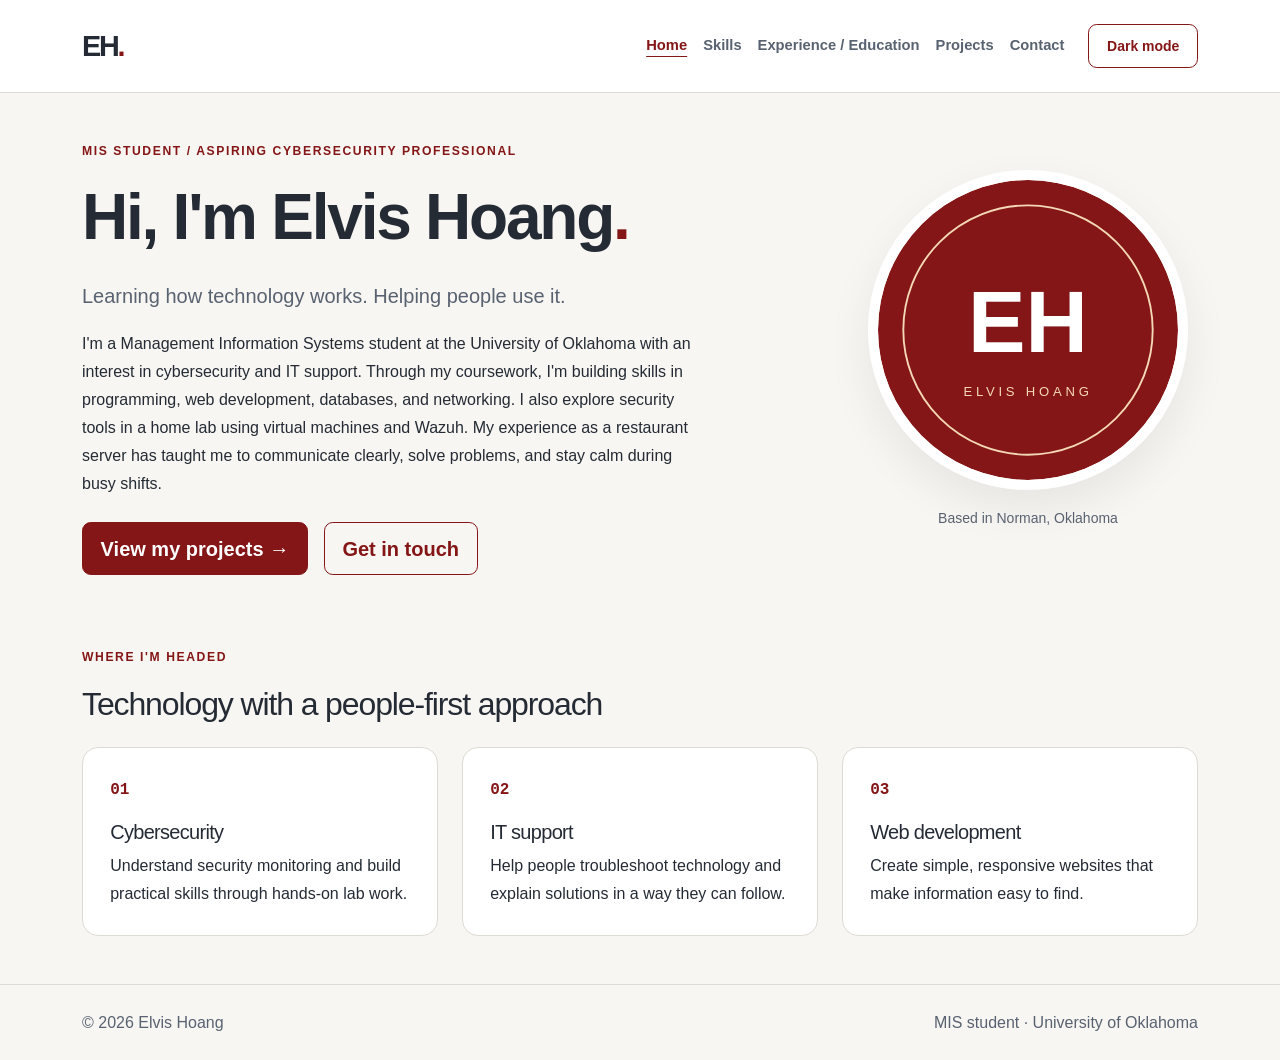
<file: index.html>
<!DOCTYPE html>
<html lang="en" data-bs-theme="light">
<head>
  <meta charset="UTF-8">
  <meta name="viewport" content="width=device-width, initial-scale=1">
  <meta name="description" content="Elvis Hoang's MIS, web development, and cybersecurity portfolio.">
  <title>Home | Elvis Hoang</title>
  <link rel="stylesheet" href="vendor/bootstrap.min.css">
  <link rel="stylesheet" href="css/style.css">
  <script src="vendor/bootstrap.bundle.min.js" defer></script>
  <script src="js/script.js" defer></script>
</head>
<body>
  <a class="skip-link" href="#main">Skip to content</a>
  <nav class="navbar navbar-expand-lg border-bottom" aria-label="Main navigation">
    <div class="container">
      <a class="navbar-brand fw-bold" href="index.html">EH<span class="brand-dot">.</span></a>
      <button class="navbar-toggler" type="button" data-bs-toggle="collapse" data-bs-target="#mainNav" aria-controls="mainNav" aria-expanded="false" aria-label="Toggle navigation">
        <span class="navbar-toggler-icon"></span>
      </button>
      <div class="collapse navbar-collapse" id="mainNav">
        <ul class="navbar-nav ms-auto align-items-lg-center">
          <li class="nav-item"><a class="nav-link active" aria-current="page" href="index.html">Home</a></li>
          <li class="nav-item"><a class="nav-link" href="skills.html">Skills</a></li>
          <li class="nav-item"><a class="nav-link" href="experience.html">Experience / Education</a></li>
          <li class="nav-item"><a class="nav-link" href="projects.html">Projects</a></li>
          <li class="nav-item"><a class="nav-link" href="contact.html">Contact</a></li>
          <li class="nav-item ms-lg-3"><button id="themeToggle" class="btn btn-outline-primary btn-sm" type="button" aria-pressed="false" hidden>Dark mode</button></li>
        </ul>
      </div>
    </div>
  </nav>
  <main id="main" class="container py-5">
    <section class="row align-items-center g-5 hero" aria-labelledby="homeTitle">
      <div class="col-lg-8">
        <p class="eyebrow">MIS STUDENT / ASPIRING CYBERSECURITY PROFESSIONAL</p>
        <h1 id="homeTitle" class="display-3 fw-bold">Hi, I'm Elvis Hoang<span class="brand-dot">.</span></h1>
        <p class="lead mt-4">Learning how technology works. Helping people use it.</p>
        <p>I'm a Management Information Systems student at the University of Oklahoma with an interest in cybersecurity and IT support. Through my coursework, I'm building skills in programming, web development, databases, and networking. I also explore security tools in a home lab using virtual machines and Wazuh. My experience as a restaurant server has taught me to communicate clearly, solve problems, and stay calm during busy shifts.</p>
        <div class="d-flex flex-wrap gap-3 mt-4">
          <a class="btn btn-primary btn-lg" href="projects.html">View my projects <span aria-hidden="true">→</span></a>
          <a class="btn btn-outline-primary btn-lg" href="contact.html">Get in touch</a>
        </div>
      </div>
      <div class="col-lg-4 text-center">
        <img class="avatar img-fluid" src="images/avatar.svg" alt="Elvis Hoang's EH initials avatar" width="320" height="320">
        <p class="small text-body-secondary mt-3">Based in Norman, Oklahoma</p>
      </div>
    </section>
    <section class="mt-5 pt-4" aria-labelledby="interestsTitle">
      <p class="eyebrow">WHERE I'M HEADED</p>
      <h2 id="interestsTitle" class="mb-4">Technology with a people-first approach</h2>
      <div class="row g-4">
        <div class="col-md-4"><article class="card h-100"><div class="card-body"><span class="section-number">01</span><h3 class="h5 mt-3">Cybersecurity</h3><p class="mb-0">Understand security monitoring and build practical skills through hands-on lab work.</p></div></article></div>
        <div class="col-md-4"><article class="card h-100"><div class="card-body"><span class="section-number">02</span><h3 class="h5 mt-3">IT support</h3><p class="mb-0">Help people troubleshoot technology and explain solutions in a way they can follow.</p></div></article></div>
        <div class="col-md-4"><article class="card h-100"><div class="card-body"><span class="section-number">03</span><h3 class="h5 mt-3">Web development</h3><p class="mb-0">Create simple, responsive websites that make information easy to find.</p></div></article></div>
      </div>
    </section>
  </main>
  <footer class="border-top py-4 mt-auto">
    <div class="container d-flex flex-wrap justify-content-between gap-2">
      <span>© <span id="year">2026</span> Elvis Hoang</span>
      <span>MIS student · University of Oklahoma</span>
    </div>
  </footer>
</body>
</html>
</file>
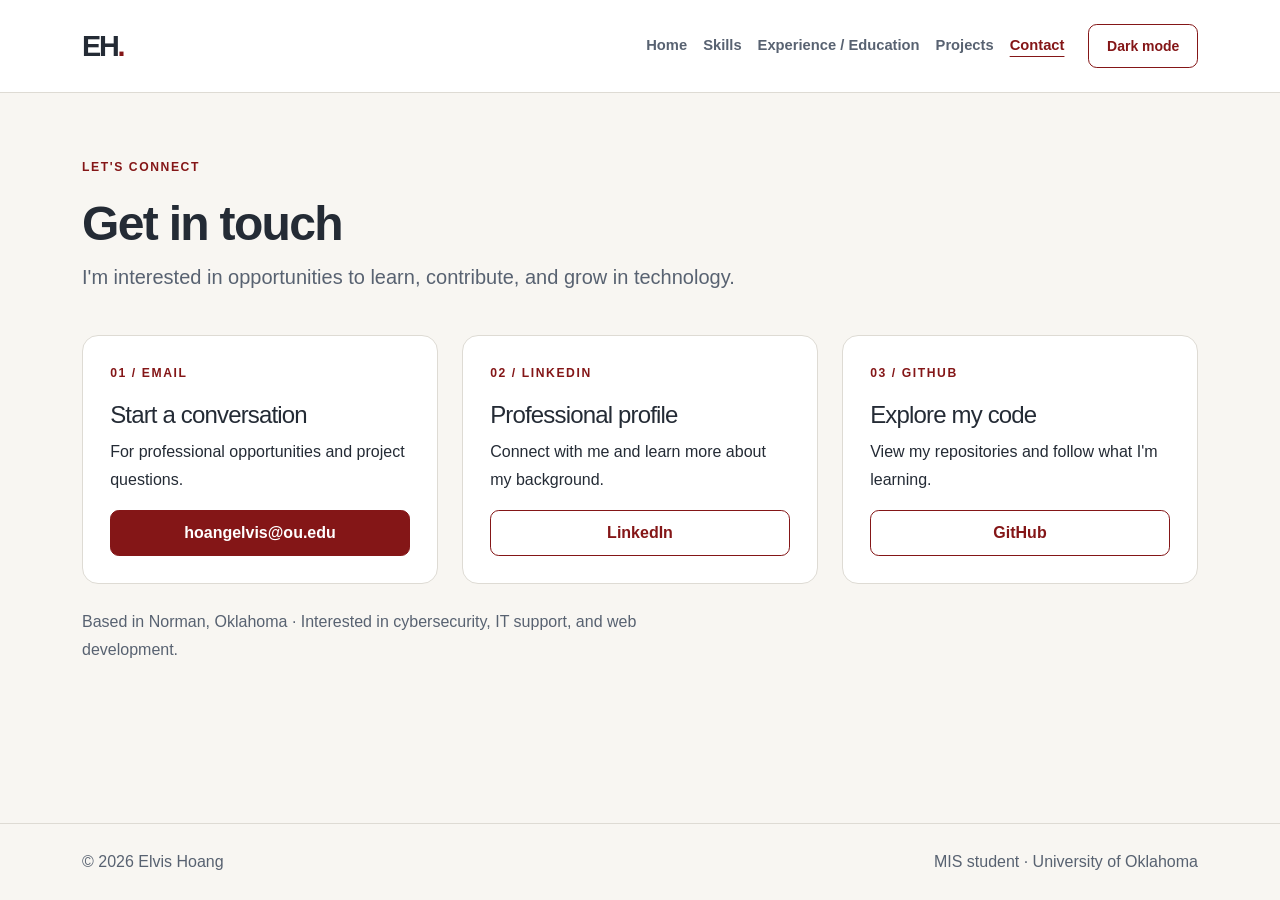
<file: contact.html>
<!DOCTYPE html>
<html lang="en" data-bs-theme="light">
<head>
  <meta charset="UTF-8">
  <meta name="viewport" content="width=device-width, initial-scale=1">
  <meta name="description" content="Elvis Hoang's MIS, web development, and cybersecurity portfolio.">
  <title>Contact | Elvis Hoang</title>
  <link rel="stylesheet" href="vendor/bootstrap.min.css">
  <link rel="stylesheet" href="css/style.css">
  <script src="vendor/bootstrap.bundle.min.js" defer></script>
  <script src="js/script.js" defer></script>
</head>
<body>
  <a class="skip-link" href="#main">Skip to content</a>
  <nav class="navbar navbar-expand-lg border-bottom" aria-label="Main navigation">
    <div class="container">
      <a class="navbar-brand fw-bold" href="index.html">EH<span class="brand-dot">.</span></a>
      <button class="navbar-toggler" type="button" data-bs-toggle="collapse" data-bs-target="#mainNav" aria-controls="mainNav" aria-expanded="false" aria-label="Toggle navigation">
        <span class="navbar-toggler-icon"></span>
      </button>
      <div class="collapse navbar-collapse" id="mainNav">
        <ul class="navbar-nav ms-auto align-items-lg-center">
          <li class="nav-item"><a class="nav-link" href="index.html">Home</a></li>
          <li class="nav-item"><a class="nav-link" href="skills.html">Skills</a></li>
          <li class="nav-item"><a class="nav-link" href="experience.html">Experience / Education</a></li>
          <li class="nav-item"><a class="nav-link" href="projects.html">Projects</a></li>
          <li class="nav-item"><a class="nav-link active" aria-current="page" href="contact.html">Contact</a></li>
          <li class="nav-item ms-lg-3"><button id="themeToggle" class="btn btn-outline-primary btn-sm" type="button" aria-pressed="false" hidden>Dark mode</button></li>
        </ul>
      </div>
    </div>
  </nav>
  <main id="main" class="container py-5">
    <header class="page-heading"><p class="eyebrow">LET'S CONNECT</p><h1 class="display-5 fw-bold">Get in touch</h1><p class="lead">I'm interested in opportunities to learn, contribute, and grow in technology.</p></header>
    <section class="row g-4" aria-label="Contact options">
      <div class="col-md-4"><article class="card h-100"><div class="card-body d-flex flex-column"><p class="eyebrow">01 / EMAIL</p><h2 class="h4">Start a conversation</h2><p>For professional opportunities and project questions.</p><a class="btn btn-primary mt-auto" href="mailto:hoangelvis@ou.edu">hoangelvis@ou.edu</a></div></article></div>
      <div class="col-md-4"><article class="card h-100"><div class="card-body d-flex flex-column"><p class="eyebrow">02 / LINKEDIN</p><h2 class="h4">Professional profile</h2><p>Connect with me and learn more about my background.</p><a class="btn btn-outline-primary mt-auto" href="https://www.linkedin.com/in/elvis-hoang/" target="_blank" rel="noopener noreferrer">LinkedIn <span class="visually-hidden">(opens in a new tab)</span></a></div></article></div>
      <div class="col-md-4"><article class="card h-100"><div class="card-body d-flex flex-column"><p class="eyebrow">03 / GITHUB</p><h2 class="h4">Explore my code</h2><p>View my repositories and follow what I'm learning.</p><a class="btn btn-outline-primary mt-auto" href="https://github.com/hoanguy12" target="_blank" rel="noopener noreferrer">GitHub <span class="visually-hidden">(opens in a new tab)</span></a></div></article></div>
    </section>
    <p class="mt-4 text-body-secondary">Based in Norman, Oklahoma · Interested in cybersecurity, IT support, and web development.</p>
  </main>
  <footer class="border-top py-4 mt-auto">
    <div class="container d-flex flex-wrap justify-content-between gap-2">
      <span>© <span id="year">2026</span> Elvis Hoang</span>
      <span>MIS student · University of Oklahoma</span>
    </div>
  </footer>
</body>
</html>
</file>
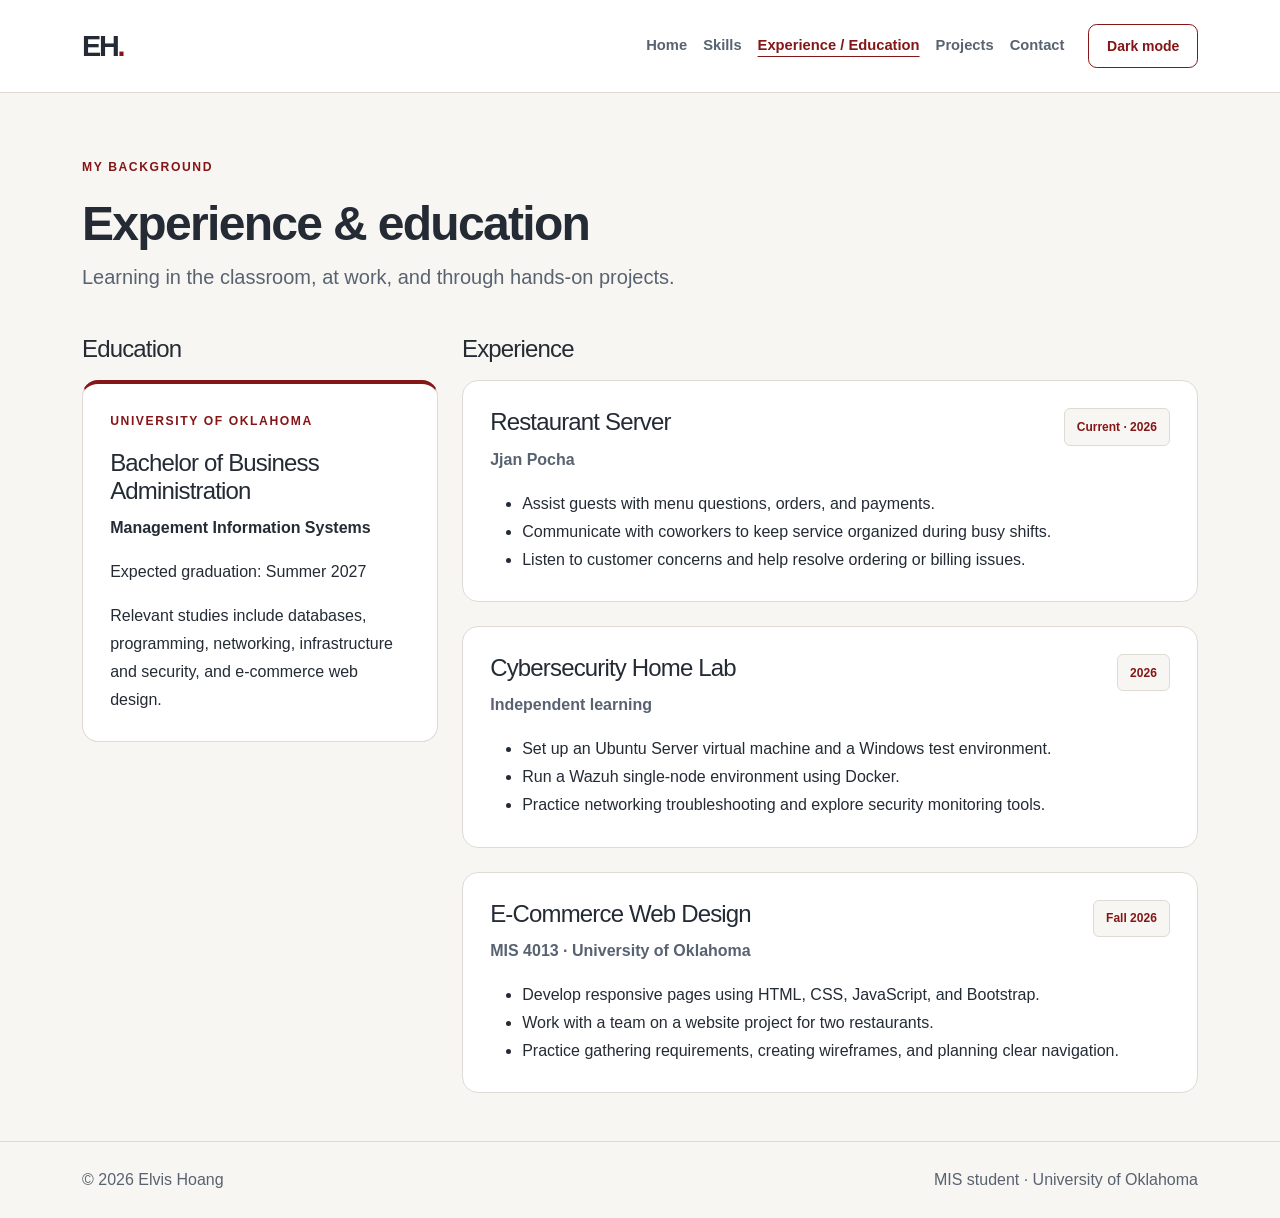
<file: experience.html>
<!DOCTYPE html>
<html lang="en" data-bs-theme="light">
<head>
  <meta charset="UTF-8">
  <meta name="viewport" content="width=device-width, initial-scale=1">
  <meta name="description" content="Elvis Hoang's MIS, web development, and cybersecurity portfolio.">
  <title>Experience & Education | Elvis Hoang</title>
  <link rel="stylesheet" href="vendor/bootstrap.min.css">
  <link rel="stylesheet" href="css/style.css">
  <script src="vendor/bootstrap.bundle.min.js" defer></script>
  <script src="js/script.js" defer></script>
</head>
<body>
  <a class="skip-link" href="#main">Skip to content</a>
  <nav class="navbar navbar-expand-lg border-bottom" aria-label="Main navigation">
    <div class="container">
      <a class="navbar-brand fw-bold" href="index.html">EH<span class="brand-dot">.</span></a>
      <button class="navbar-toggler" type="button" data-bs-toggle="collapse" data-bs-target="#mainNav" aria-controls="mainNav" aria-expanded="false" aria-label="Toggle navigation">
        <span class="navbar-toggler-icon"></span>
      </button>
      <div class="collapse navbar-collapse" id="mainNav">
        <ul class="navbar-nav ms-auto align-items-lg-center">
          <li class="nav-item"><a class="nav-link" href="index.html">Home</a></li>
          <li class="nav-item"><a class="nav-link" href="skills.html">Skills</a></li>
          <li class="nav-item"><a class="nav-link active" aria-current="page" href="experience.html">Experience / Education</a></li>
          <li class="nav-item"><a class="nav-link" href="projects.html">Projects</a></li>
          <li class="nav-item"><a class="nav-link" href="contact.html">Contact</a></li>
          <li class="nav-item ms-lg-3"><button id="themeToggle" class="btn btn-outline-primary btn-sm" type="button" aria-pressed="false" hidden>Dark mode</button></li>
        </ul>
      </div>
    </div>
  </nav>
  <main id="main" class="container py-5">
    <header class="page-heading"><p class="eyebrow">MY BACKGROUND</p><h1 class="display-5 fw-bold">Experience & education</h1><p class="lead">Learning in the classroom, at work, and through hands-on projects.</p></header>
    <div class="row g-4">
      <section class="col-lg-4" aria-labelledby="educationTitle">
        <h2 id="educationTitle" class="h4 mb-3">Education</h2>
        <article class="card education-card"><div class="card-body">
          <p class="eyebrow">UNIVERSITY OF OKLAHOMA</p>
          <h3 class="h4">Bachelor of Business Administration</h3>
          <p class="fw-semibold">Management Information Systems</p>
          <p>Expected graduation: Summer 2027</p>
          <p class="mb-0">Relevant studies include databases, programming, networking, infrastructure and security, and e-commerce web design.</p>
        </div></article>
      </section>
      <section class="col-lg-8" aria-labelledby="experienceTitle">
        <h2 id="experienceTitle" class="h4 mb-3">Experience</h2>
        <div class="d-grid gap-4">
          <article class="card"><div class="card-body"><div class="d-flex flex-wrap justify-content-between gap-2"><h3 class="h4">Restaurant Server</h3><span class="badge category-badge align-self-start">Current · 2026</span></div><p class="fw-semibold text-body-secondary">Jjan Pocha</p><ul class="mb-0"><li>Assist guests with menu questions, orders, and payments.</li><li>Communicate with coworkers to keep service organized during busy shifts.</li><li>Listen to customer concerns and help resolve ordering or billing issues.</li></ul></div></article>
          <article class="card"><div class="card-body"><div class="d-flex flex-wrap justify-content-between gap-2"><h3 class="h4">Cybersecurity Home Lab</h3><span class="badge category-badge align-self-start">2026</span></div><p class="fw-semibold text-body-secondary">Independent learning</p><ul class="mb-0"><li>Set up an Ubuntu Server virtual machine and a Windows test environment.</li><li>Run a Wazuh single-node environment using Docker.</li><li>Practice networking troubleshooting and explore security monitoring tools.</li></ul></div></article>
          <article class="card"><div class="card-body"><div class="d-flex flex-wrap justify-content-between gap-2"><h3 class="h4">E-Commerce Web Design</h3><span class="badge category-badge align-self-start">Fall 2026</span></div><p class="fw-semibold text-body-secondary">MIS 4013 · University of Oklahoma</p><ul class="mb-0"><li>Develop responsive pages using HTML, CSS, JavaScript, and Bootstrap.</li><li>Work with a team on a website project for two restaurants.</li><li>Practice gathering requirements, creating wireframes, and planning clear navigation.</li></ul></div></article>
        </div>
      </section>
    </div>
  </main>
  <footer class="border-top py-4 mt-auto">
    <div class="container d-flex flex-wrap justify-content-between gap-2">
      <span>© <span id="year">2026</span> Elvis Hoang</span>
      <span>MIS student · University of Oklahoma</span>
    </div>
  </footer>
</body>
</html>
</file>
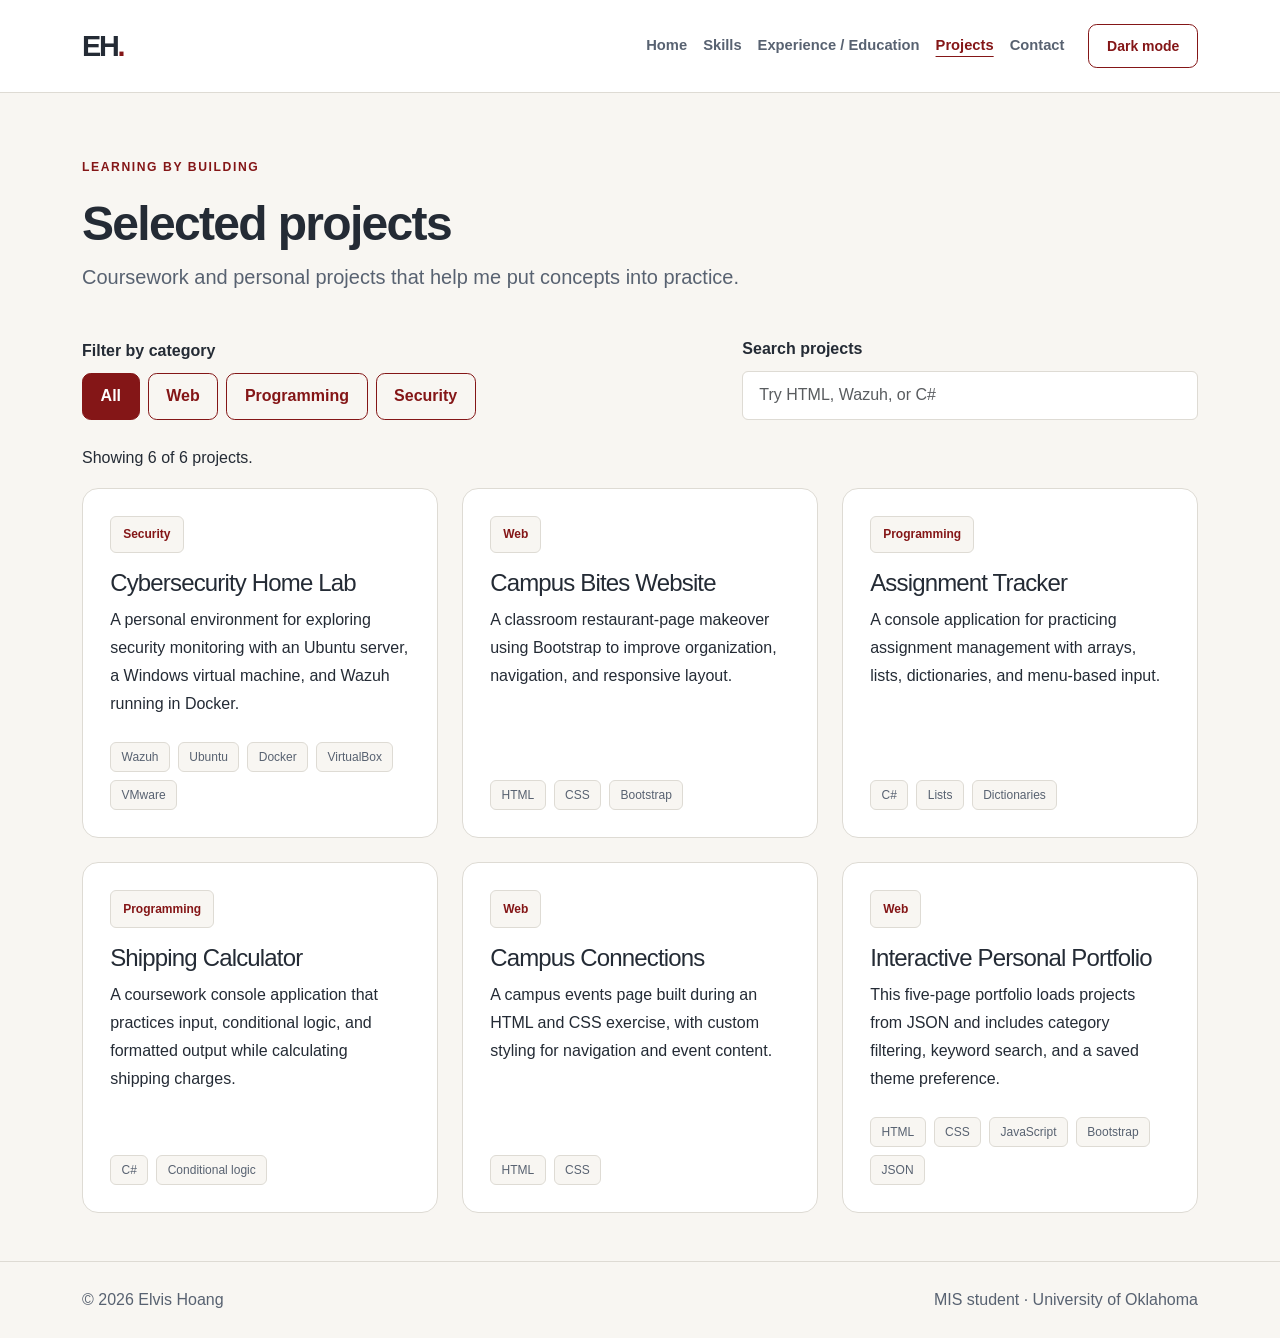
<file: projects.html>
<!DOCTYPE html>
<html lang="en" data-bs-theme="light">
<head>
  <meta charset="UTF-8">
  <meta name="viewport" content="width=device-width, initial-scale=1">
  <meta name="description" content="Elvis Hoang's MIS, web development, and cybersecurity portfolio.">
  <title>Projects | Elvis Hoang</title>
  <link rel="stylesheet" href="vendor/bootstrap.min.css">
  <link rel="stylesheet" href="css/style.css">
  <script src="vendor/bootstrap.bundle.min.js" defer></script>
  <script src="js/script.js" defer></script>
</head>
<body>
  <a class="skip-link" href="#main">Skip to content</a>
  <nav class="navbar navbar-expand-lg border-bottom" aria-label="Main navigation">
    <div class="container">
      <a class="navbar-brand fw-bold" href="index.html">EH<span class="brand-dot">.</span></a>
      <button class="navbar-toggler" type="button" data-bs-toggle="collapse" data-bs-target="#mainNav" aria-controls="mainNav" aria-expanded="false" aria-label="Toggle navigation">
        <span class="navbar-toggler-icon"></span>
      </button>
      <div class="collapse navbar-collapse" id="mainNav">
        <ul class="navbar-nav ms-auto align-items-lg-center">
          <li class="nav-item"><a class="nav-link" href="index.html">Home</a></li>
          <li class="nav-item"><a class="nav-link" href="skills.html">Skills</a></li>
          <li class="nav-item"><a class="nav-link" href="experience.html">Experience / Education</a></li>
          <li class="nav-item"><a class="nav-link active" aria-current="page" href="projects.html">Projects</a></li>
          <li class="nav-item"><a class="nav-link" href="contact.html">Contact</a></li>
          <li class="nav-item ms-lg-3"><button id="themeToggle" class="btn btn-outline-primary btn-sm" type="button" aria-pressed="false" hidden>Dark mode</button></li>
        </ul>
      </div>
    </div>
  </nav>
  <main id="main" class="container py-5">
    <header class="page-heading"><p class="eyebrow">LEARNING BY BUILDING</p><h1 class="display-5 fw-bold">Selected projects</h1><p class="lead">Coursework and personal projects that help me put concepts into practice.</p></header>
    <section aria-label="Project controls" class="mb-4">
      <div class="row g-3 align-items-end">
        <div class="col-md-7"><p id="filterLabel" class="fw-semibold mb-2">Filter by category</p><div id="projectFilters" class="d-flex flex-wrap gap-2" role="group" aria-labelledby="filterLabel">
          <button type="button" class="btn btn-outline-primary active" data-category="All" aria-pressed="true">All</button>
          <button type="button" class="btn btn-outline-primary" data-category="Web" aria-pressed="false">Web</button>
          <button type="button" class="btn btn-outline-primary" data-category="Programming" aria-pressed="false">Programming</button>
          <button type="button" class="btn btn-outline-primary" data-category="Security" aria-pressed="false">Security</button>
        </div></div>
        <div class="col-md-5"><label for="projectSearch" class="form-label fw-semibold">Search projects</label><input id="projectSearch" class="form-control" type="search" placeholder="Try HTML, Wazuh, or C#"></div>
      </div>
    </section>
    <p id="projectStatus" role="status" aria-live="polite">Loading projects…</p>
    <div id="projectsContainer" class="row g-4" aria-label="Project results"></div>
    <noscript><div class="alert alert-warning">Enable JavaScript to load and filter projects.</div></noscript>
  </main>
  <footer class="border-top py-4 mt-auto">
    <div class="container d-flex flex-wrap justify-content-between gap-2">
      <span>© <span id="year">2026</span> Elvis Hoang</span>
      <span>MIS student · University of Oklahoma</span>
    </div>
  </footer>
</body>
</html>
</file>
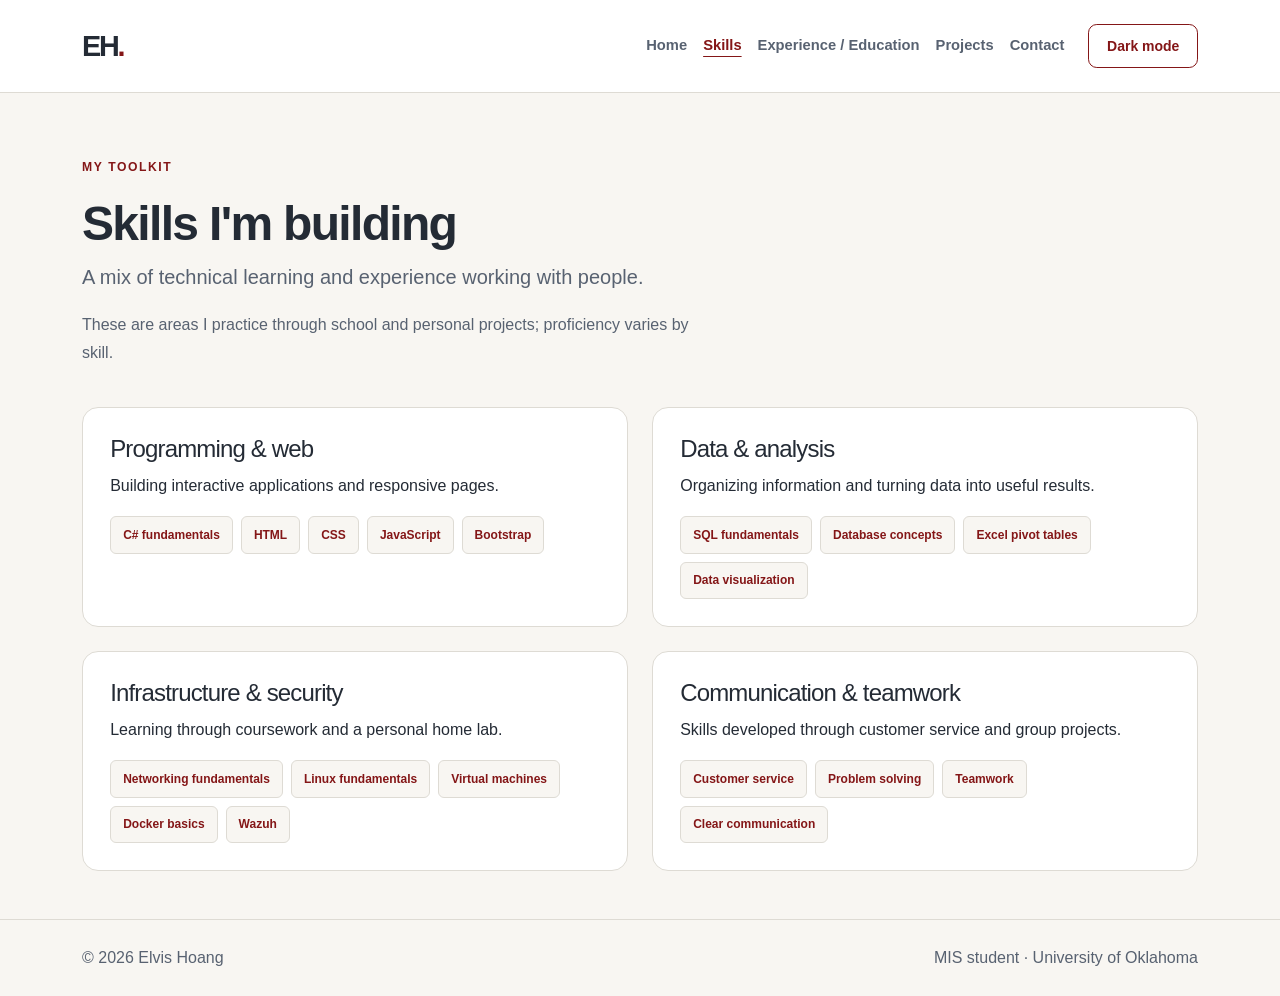
<file: skills.html>
<!DOCTYPE html>
<html lang="en" data-bs-theme="light">
<head>
  <meta charset="UTF-8">
  <meta name="viewport" content="width=device-width, initial-scale=1">
  <meta name="description" content="Elvis Hoang's MIS, web development, and cybersecurity portfolio.">
  <title>Skills | Elvis Hoang</title>
  <link rel="stylesheet" href="vendor/bootstrap.min.css">
  <link rel="stylesheet" href="css/style.css">
  <script src="vendor/bootstrap.bundle.min.js" defer></script>
  <script src="js/script.js" defer></script>
</head>
<body>
  <a class="skip-link" href="#main">Skip to content</a>
  <nav class="navbar navbar-expand-lg border-bottom" aria-label="Main navigation">
    <div class="container">
      <a class="navbar-brand fw-bold" href="index.html">EH<span class="brand-dot">.</span></a>
      <button class="navbar-toggler" type="button" data-bs-toggle="collapse" data-bs-target="#mainNav" aria-controls="mainNav" aria-expanded="false" aria-label="Toggle navigation">
        <span class="navbar-toggler-icon"></span>
      </button>
      <div class="collapse navbar-collapse" id="mainNav">
        <ul class="navbar-nav ms-auto align-items-lg-center">
          <li class="nav-item"><a class="nav-link" href="index.html">Home</a></li>
          <li class="nav-item"><a class="nav-link active" aria-current="page" href="skills.html">Skills</a></li>
          <li class="nav-item"><a class="nav-link" href="experience.html">Experience / Education</a></li>
          <li class="nav-item"><a class="nav-link" href="projects.html">Projects</a></li>
          <li class="nav-item"><a class="nav-link" href="contact.html">Contact</a></li>
          <li class="nav-item ms-lg-3"><button id="themeToggle" class="btn btn-outline-primary btn-sm" type="button" aria-pressed="false" hidden>Dark mode</button></li>
        </ul>
      </div>
    </div>
  </nav>
  <main id="main" class="container py-5">
    <header class="page-heading"><p class="eyebrow">MY TOOLKIT</p><h1 class="display-5 fw-bold">Skills I'm building</h1><p class="lead">A mix of technical learning and experience working with people.</p><p class="text-body-secondary">These are areas I practice through school and personal projects; proficiency varies by skill.</p></header>
    <section class="row g-4" aria-label="Skill categories">
      <div class="col-md-6"><article class="card h-100"><div class="card-body"><h2 class="h4">Programming & web</h2><p>Building interactive applications and responsive pages.</p><div class="d-flex flex-wrap gap-2"><span class="badge skill-badge">C# fundamentals</span> <span class="badge skill-badge">HTML</span> <span class="badge skill-badge">CSS</span> <span class="badge skill-badge">JavaScript</span> <span class="badge skill-badge">Bootstrap</span></div></div></article></div>
      <div class="col-md-6"><article class="card h-100"><div class="card-body"><h2 class="h4">Data & analysis</h2><p>Organizing information and turning data into useful results.</p><div class="d-flex flex-wrap gap-2"><span class="badge skill-badge">SQL fundamentals</span> <span class="badge skill-badge">Database concepts</span> <span class="badge skill-badge">Excel pivot tables</span> <span class="badge skill-badge">Data visualization</span></div></div></article></div>
      <div class="col-md-6"><article class="card h-100"><div class="card-body"><h2 class="h4">Infrastructure & security</h2><p>Learning through coursework and a personal home lab.</p><div class="d-flex flex-wrap gap-2"><span class="badge skill-badge">Networking fundamentals</span> <span class="badge skill-badge">Linux fundamentals</span> <span class="badge skill-badge">Virtual machines</span> <span class="badge skill-badge">Docker basics</span> <span class="badge skill-badge">Wazuh</span></div></div></article></div>
      <div class="col-md-6"><article class="card h-100"><div class="card-body"><h2 class="h4">Communication & teamwork</h2><p>Skills developed through customer service and group projects.</p><div class="d-flex flex-wrap gap-2"><span class="badge skill-badge">Customer service</span> <span class="badge skill-badge">Problem solving</span> <span class="badge skill-badge">Teamwork</span> <span class="badge skill-badge">Clear communication</span></div></div></article></div>
    </section>
  </main>
  <footer class="border-top py-4 mt-auto">
    <div class="container d-flex flex-wrap justify-content-between gap-2">
      <span>© <span id="year">2026</span> Elvis Hoang</span>
      <span>MIS student · University of Oklahoma</span>
    </div>
  </footer>
</body>
</html>
</file>
<file: css/style.css>
/* Custom visual style layered over Bootstrap. */
:root {
  --accent: #841617;
  --accent-hover: #641012;
  --page-bg: #f8f6f2;
  --panel-bg: #ffffff;
  --ink: #242b35;
  --muted: #586271;
  --line: #dedbd4;
}
[data-bs-theme="dark"] {
  --accent: #ffb4a9;
  --accent-hover: #ffd0c8;
  --page-bg: #171c24;
  --panel-bg: #202733;
  --ink: #f5f3ef;
  --muted: #c0c8d3;
  --line: #414b5c;
}
body {
  min-height: 100vh;
  display: flex;
  flex-direction: column;
  background: var(--page-bg);
  color: var(--ink);
  font-family: "Segoe UI", Arial, sans-serif;
  line-height: 1.75;
}
.container { max-width: 1140px; }
.navbar { background: var(--panel-bg); padding: 1rem 0; }
.navbar-brand { color: var(--ink); font-size: 1.8rem; letter-spacing: -.08em; }
.brand-dot { color: var(--accent); }
.navbar .nav-link { color: var(--muted); font-weight: 600; font-size: .92rem; }
.navbar .nav-link:hover, .navbar .nav-link.active { color: var(--accent); }
.navbar .nav-link.active { text-decoration: underline; text-underline-offset: .4rem; }
.border-top, .border-bottom { border-color: var(--line) !important; }
.hero { min-height: 470px; }
h1, h2, h3 { line-height: 1.2; letter-spacing: -.035em; }
p { max-width: 70ch; }
.eyebrow { font-size: .76rem; letter-spacing: .13em; font-weight: 700; color: var(--accent); }
.lead { color: var(--muted); }
.page-heading { margin: 1rem 0 2.5rem; }
.avatar { border-radius: 50%; border: 10px solid var(--panel-bg); box-shadow: 0 18px 45px #00000012; }
.card { background: var(--panel-bg); border: 1px solid var(--line); border-radius: 1rem; color: var(--ink); }
.card-body { padding: 1.7rem; }
.education-card { border-top: 4px solid var(--accent); }
.section-number { color: var(--accent); font-family: monospace; font-weight: 700; }
.skill-badge, .category-badge { color: var(--accent); border: 1px solid var(--line); background: var(--page-bg); padding: .6rem .75rem; white-space: normal; line-height: 1.35; text-align: left; }
.tech-badge { color: var(--muted); background: var(--page-bg); border: 1px solid var(--line); font-weight: 500; padding: .5rem .65rem; }
.btn { border-radius: .55rem; font-weight: 600; padding: .65rem 1.1rem; }
.btn-primary { --bs-btn-bg: var(--accent); --bs-btn-border-color: var(--accent); --bs-btn-hover-bg: var(--accent-hover); --bs-btn-hover-border-color: var(--accent-hover); --bs-btn-active-bg: var(--accent-hover); --bs-btn-active-border-color: var(--accent-hover); }
.btn-outline-primary { --bs-btn-color: var(--accent); --bs-btn-border-color: var(--accent); --bs-btn-hover-bg: var(--accent); --bs-btn-hover-border-color: var(--accent); --bs-btn-active-bg: var(--accent); --bs-btn-active-border-color: var(--accent); }
[data-bs-theme="dark"] .btn-primary, [data-bs-theme="dark"] .btn-outline-primary:hover, [data-bs-theme="dark"] .btn-outline-primary.active { color: #171c24; }
.text-body-secondary, footer { color: var(--muted) !important; }
.form-control { padding: .7rem 1rem; border-color: var(--line); }
:focus-visible { outline: 3px solid var(--accent) !important; outline-offset: 4px; }
.skip-link { position: absolute; top: -100px; left: 1rem; background: var(--panel-bg); color: var(--ink); padding: .8rem; z-index: 1100; }
.skip-link:focus { top: .5rem; }
@media (max-width: 767px) {
  .hero { min-height: auto; }
  .avatar { max-width: 230px; }
  .card-body { padding: 1.35rem; }
  .display-3 { font-size: 2.8rem; }
}
</file>
